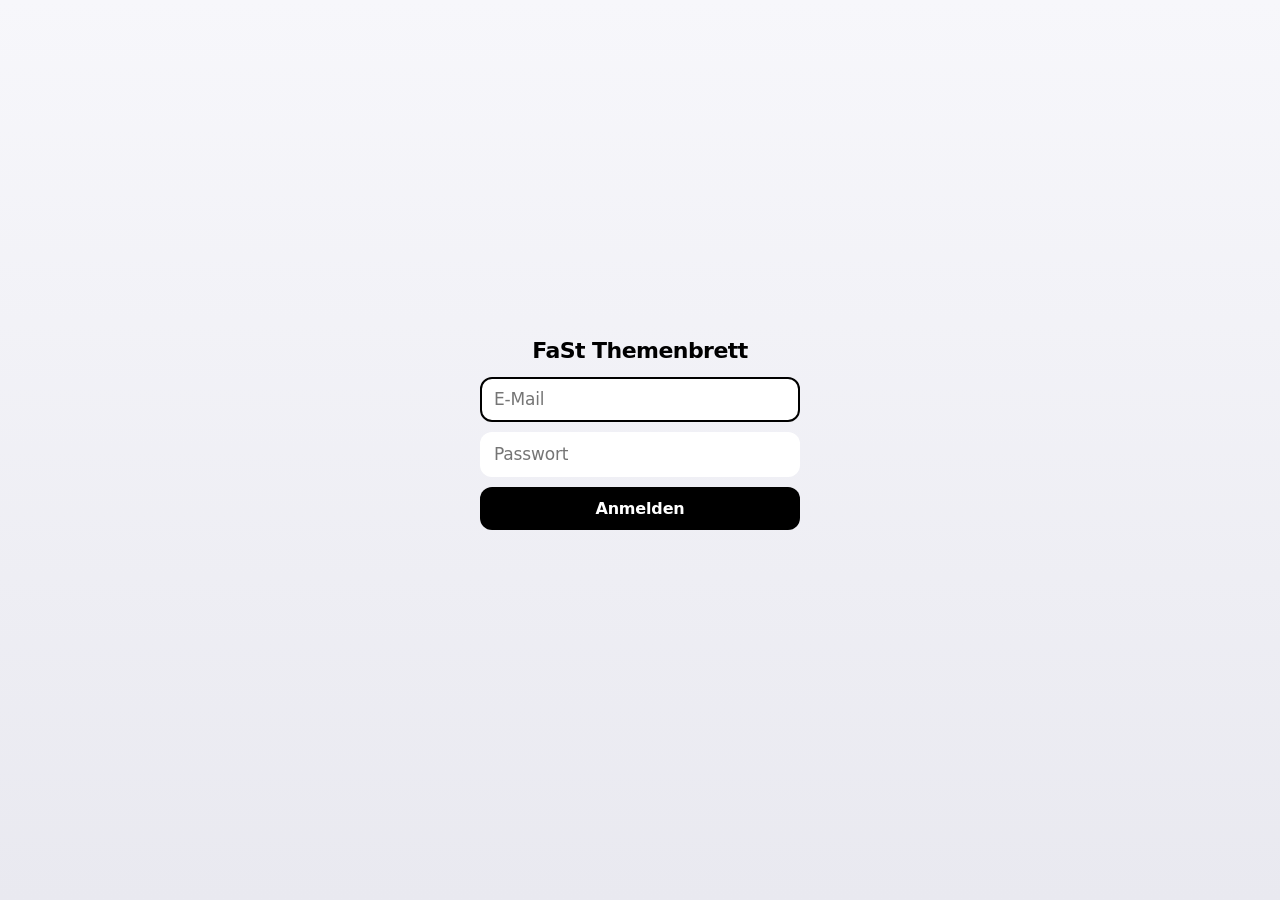
<file: index.html>
<!doctype html>
<html lang="de">
<head>
<meta charset="utf-8">
<meta name="viewport" content="width=device-width, initial-scale=1, viewport-fit=cover">
<meta name="theme-color" content="#f2f2f7">
<meta name="referrer" content="no-referrer">
<title>FaSt Themenbrett</title>
<link rel="manifest" href="manifest.json">
<link rel="icon" href="icons/icon-192.png" type="image/png">
<link rel="apple-touch-icon" href="icons/icon-192.png">
<link rel="stylesheet" href="style.css">
</head>
<body>
<div class="offline" id="offline" hidden>Keine Verbindung. Änderungen sind gerade nicht möglich.</div>
<header class="top">
  <div class="brand">Themenbrett</div>
  <button class="menubtn" id="menuBtn" type="button" aria-haspopup="dialog" hidden>Menü</button>
</header>
<div class="demo" id="demoNote" hidden>Demo-Modus: Die Daten bleiben nur in diesem Browser. Um die andere Seite zu sehen, im Menü abmelden und als die andere Person anmelden.</div>

<main id="main" hidden>
  <section class="col">
    <div class="tabs" id="tabs"></div>
    <input class="search" id="search" type="search" placeholder="Karten durchsuchen" aria-label="Karten durchsuchen" autocomplete="off">
    <div class="list" id="list"></div>
  </section>
  <section class="detail closed" id="detail"></section>
</main>

<button class="fab" id="fab" type="button" hidden>+ Neue Karte</button>
<div id="overlay"></div>
<div id="gate"></div>
<div class="toasts" id="toasts" aria-live="polite"></div>

<noscript>Bitte JavaScript aktivieren.</noscript>
<script type="module" src="app.js"></script>
</body>
</html>
</file>
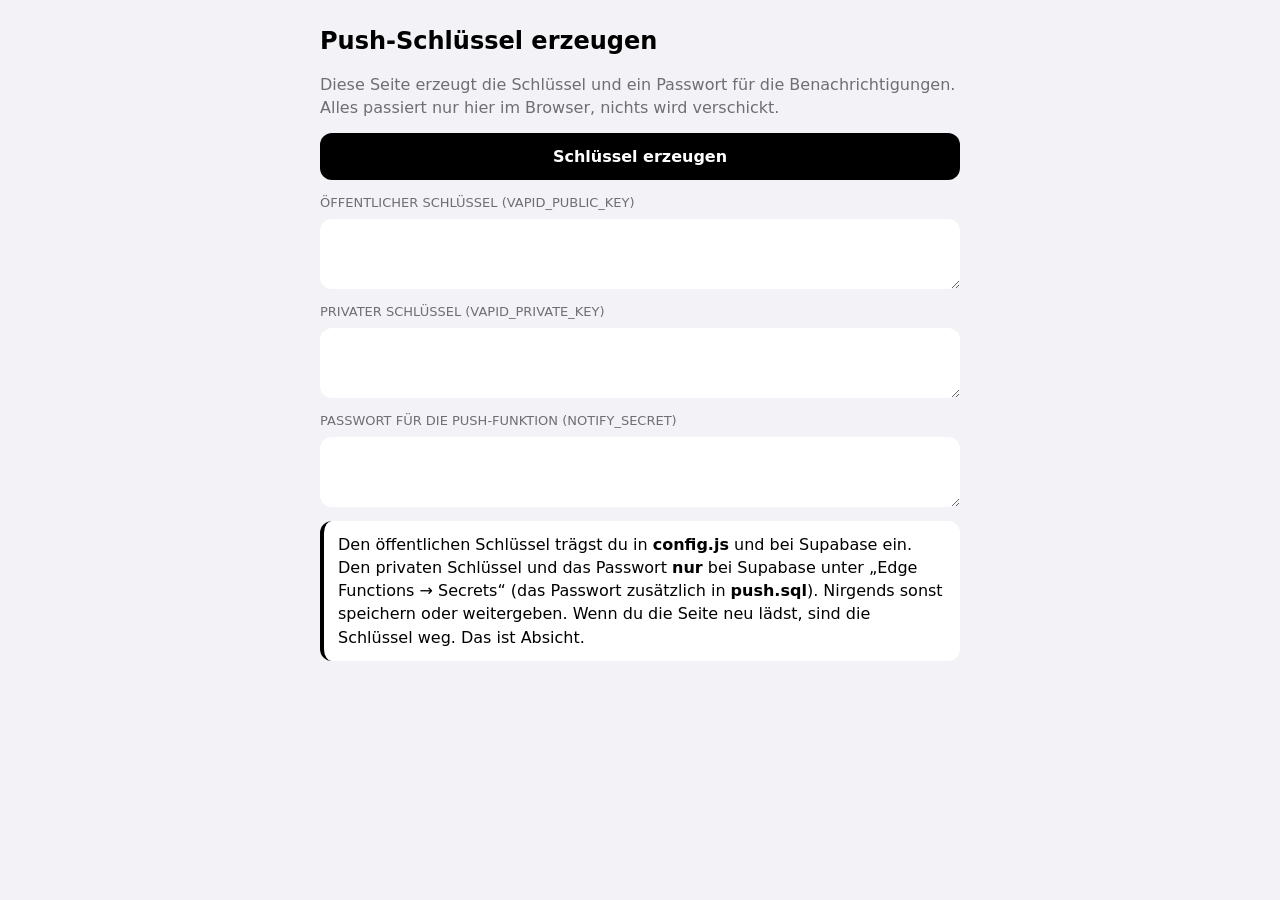
<file: schluessel.html>
<!doctype html>
<html lang="de">
<head>
<meta charset="utf-8">
<meta name="viewport" content="width=device-width, initial-scale=1">
<meta name="referrer" content="no-referrer">
<title>Push-Schlüssel erzeugen</title>
<style>
  :root{--bg:#f2f2f7;--fg:#000;--muted:#6e6e73;--surface:#fff}
  body{margin:0;background:var(--bg);color:var(--fg);font:16px/1.45 system-ui,-apple-system,"Segoe UI",Roboto,sans-serif;padding:24px 16px}
  main{max-width:640px;margin:0 auto;display:flex;flex-direction:column;gap:14px}
  h1{font-size:24px;margin:0}
  p{margin:0;color:var(--muted)}
  label{font-size:13px;text-transform:uppercase;color:var(--muted)}
  textarea{width:100%;box-sizing:border-box;border:0;border-radius:12px;padding:12px;font:14px ui-monospace,Menlo,monospace;min-height:70px;background:var(--surface);overflow-wrap:anywhere}
  button{border:0;border-radius:12px;padding:12px 18px;font:inherit;font-weight:600;background:#000;color:#fff;cursor:pointer}
  .row{display:flex;flex-direction:column;gap:6px}
  .warn{background:#fff;border-left:4px solid #000;border-radius:12px;padding:12px 14px;color:#000}
</style>
</head>
<body>
<main>
  <h1>Push-Schlüssel erzeugen</h1>
  <p>Diese Seite erzeugt die Schlüssel und ein Passwort für die Benachrichtigungen. Alles passiert nur hier im Browser, nichts wird verschickt.</p>
  <button type="button" id="go">Schlüssel erzeugen</button>
  <div class="row"><label for="pub">Öffentlicher Schlüssel (VAPID_PUBLIC_KEY)</label><textarea id="pub" readonly></textarea></div>
  <div class="row"><label for="priv">Privater Schlüssel (VAPID_PRIVATE_KEY)</label><textarea id="priv" readonly></textarea></div>
  <div class="row"><label for="sec">Passwort für die Push-Funktion (NOTIFY_SECRET)</label><textarea id="sec" readonly></textarea></div>
  <p class="warn">Den öffentlichen Schlüssel trägst du in <b>config.js</b> und bei Supabase ein. Den privaten Schlüssel und das Passwort <b>nur</b> bei Supabase unter „Edge Functions → Secrets“ (das Passwort zusätzlich in <b>push.sql</b>). Nirgends sonst speichern oder weitergeben. Wenn du die Seite neu lädst, sind die Schlüssel weg. Das ist Absicht.</p>
</main>
<script>
const b64u = (buf) => btoa(String.fromCharCode(...new Uint8Array(buf))).replace(/\+/g, '-').replace(/\//g, '_').replace(/=+$/, '');
document.getElementById('go').onclick = async () => {
  const kp = await crypto.subtle.generateKey({ name: 'ECDSA', namedCurve: 'P-256' }, true, ['sign', 'verify']);
  const pub = await crypto.subtle.exportKey('raw', kp.publicKey);
  const jwk = await crypto.subtle.exportKey('jwk', kp.privateKey);
  document.getElementById('pub').value = b64u(pub);
  document.getElementById('priv').value = jwk.d;
  document.getElementById('sec').value = b64u(crypto.getRandomValues(new Uint8Array(32)));
};
</script>
</body>
</html>
</file>
<file: style.css>
/* FaSt Themenbrett. Helles Design: große Titelzeile, Segment-Steuerung, weiße Zeilen auf hellgrauem Grund, Bottom-Sheets. Bewusst nur hell.
   Keine externen Schriften: es wird nur die Systemschrift des Geräts verwendet. */
:root{
  --bg:#f2f2f7; --surface:#ffffff; --surface-2:#f2f2f7; --fg:#000000; --muted:#6e6e73; --line:#e3e3e8; --sep:#bcbcc1;
  --tint:#000000; --tint-soft:#e8e8ec; --red:#d70015; --green:#1c1c1e; --green-text:#1c1c1e; --green-soft:#e8e8ec; --fill:#7676801f;
  --font:system-ui,-apple-system,BlinkMacSystemFont,"Segoe UI",Roboto,"Helvetica Neue",Arial,sans-serif;
  color-scheme:light;
}
html,body{height:100%;margin:0}
body{background:var(--bg);color:var(--fg);font-family:var(--font);font-size:17px;line-height:1.35;-webkit-font-smoothing:antialiased;letter-spacing:-.01em}
body::before{content:"";position:fixed;inset:0 0 auto;height:env(safe-area-inset-top,0px);z-index:30;background:rgba(242,242,247,.86)}
*{box-sizing:border-box}
[hidden]{display:none !important}
button,input,textarea,select{font:inherit;color:inherit;letter-spacing:inherit}
button{cursor:pointer;-webkit-tap-highlight-color:transparent}
button:disabled{opacity:.5;cursor:default}
:focus-visible{outline:2px solid var(--tint);outline-offset:2px}
/* Bei Eingabefeldern den Rahmen nach innen legen, damit er am Rand nicht abgeschnitten wird */
textarea:focus-visible,.inp:focus-visible,.search:focus-visible{outline-offset:-2px}
.mono{font-variant-numeric:tabular-nums}

header.top{position:sticky;top:env(safe-area-inset-top,0px);z-index:20;background:rgba(242,242,247,.86);-webkit-backdrop-filter:saturate(180%) blur(20px);backdrop-filter:saturate(180%) blur(20px);
  padding-block:14px 8px;padding-left:max(16px,env(safe-area-inset-left,0px));padding-right:max(16px,env(safe-area-inset-right,0px));
  display:flex;align-items:flex-end;gap:10px;flex-wrap:wrap}
.brand{margin-right:auto;font-weight:700;font-size:30px;letter-spacing:-.025em;line-height:1.1}
.menubtn{border:0;background:var(--fill);border-radius:999px;padding:6px 14px;font-size:14px;font-weight:600;display:flex;align-items:center;gap:6px}
.menubtn::after{content:"";width:6px;height:6px;border-right:2px solid currentColor;border-bottom:2px solid currentColor;transform:translateY(-2px) rotate(45deg)}
.demo{font-size:13px;color:var(--muted);padding-block:0 8px;padding-left:max(16px,env(safe-area-inset-left,0px));padding-right:max(16px,env(safe-area-inset-right,0px))}
.offline{background:#1c1c1e;color:#fff;font-size:13px;text-align:center;padding:6px 16px}

main{display:grid;grid-template-columns:minmax(0,1fr);max-width:1120px;margin:0 auto;gap:20px;
  padding-block:6px 110px;padding-left:max(16px,env(safe-area-inset-left,0px));padding-right:max(16px,env(safe-area-inset-right,0px))}
@media (min-width:900px){main{grid-template-columns:380px minmax(0,1fr);align-items:start}}
.col{display:flex;flex-direction:column;gap:12px;min-width:0}

/* Segment-Steuerung */
.tabs{display:flex;align-items:center;gap:0}
.tabs [data-tab]{flex:1;border:0;background:var(--fill);padding:7px 4px;font-size:13px;font-weight:500;position:relative}
.tabs [data-tab]:nth-child(1){border-radius:9px 0 0 9px;padding-left:6px}
.tabs [data-tab]:nth-child(3){border-radius:0 9px 9px 0;padding-right:6px}
.tabs [data-tab][aria-pressed="true"]{background:#fff;font-weight:600;box-shadow:inset 0 0 0 2px #e3e3e9,0 2px 6px rgba(0,0,0,.08)}
.tabs .n{color:var(--muted);font-size:12px;margin-left:4px;font-weight:500}
.tabs [data-tab]{white-space:nowrap}
.tabs .dot{display:inline-block;vertical-align:middle;margin-left:4px;width:7px;height:7px;transform:translateY(-1px)}
.tabs [data-proto]{border:0;background:none;color:var(--tint);font-size:15px;font-weight:500;padding:6px 0 6px 14px;flex:none;margin-left:auto}
.search{border:0;background:var(--fill);border-radius:10px;padding:8px 12px 8px 34px;font-size:17px;width:100%;
  background-image:url("data:image/svg+xml,%3Csvg xmlns='http://www.w3.org/2000/svg' width='16' height='16' viewBox='0 0 24 24' fill='none' stroke='%238a8a8e' stroke-width='2.4' stroke-linecap='round'%3E%3Ccircle cx='11' cy='11' r='7'/%3E%3Cpath d='M20 20l-3.5-3.5'/%3E%3C/svg%3E");background-repeat:no-repeat;background-position:11px 50%}
.search::placeholder{color:var(--muted)}

/* Liste als Gruppe */
.list{display:flex;flex-direction:column;background:var(--surface);border-radius:12px;overflow:hidden}
.card{display:flex;flex-direction:column;gap:2px;text-align:left;width:100%;background:var(--surface);border:0;padding:11px 16px 11px 30px;position:relative}
.card+.card::before{content:"";position:absolute;top:0;left:30px;right:0;height:.5px;background:var(--sep)}
.card:active{background:#e5e5ea}
.card[aria-current="true"]{background:var(--tint-soft)}
.card .name{font-weight:600;font-size:17px;display:flex;align-items:center;gap:8px;padding-right:22px}
.card .name span{flex:1;min-width:0;overflow:hidden;text-overflow:ellipsis;white-space:nowrap}
.card .name .dot{position:absolute;left:11px;top:18px}
.card .topic{font-size:15px;color:#2c2c2e;display:-webkit-box;-webkit-line-clamp:2;-webkit-box-orient:vertical;overflow:hidden}
.card .last{font-size:14px;color:var(--muted);display:flex;gap:8px}
.card .last span:first-child{flex:1;min-width:0;overflow:hidden;text-overflow:ellipsis;white-space:nowrap}
.card::after{content:"";position:absolute;right:14px;top:16px;width:7px;height:7px;border-right:2px solid #c4c4c7;border-top:2px solid #c4c4c7;transform:rotate(45deg)}
.dot{width:10px;height:10px;border-radius:50%;background:var(--tint);flex:none}
.done-mark{font-size:12px;font-weight:600;color:#000;background:#fff;border:1px solid #000;border-radius:6px;padding:1px 7px;letter-spacing:0;flex:none}
.empty{color:var(--muted);font-size:15px;padding:30px 18px;text-align:center;background:var(--surface)}

/* Sammlung */
.addidea{display:flex;gap:8px;padding:10px 12px;background:var(--surface);border-bottom:.5px solid var(--sep)}
.addidea .inp{flex:1;background:var(--fill);border:0;min-width:0}
.idea{display:flex;gap:10px;align-items:center;background:var(--surface);padding:11px 16px;position:relative}
.idea+.idea::before{content:"";position:absolute;top:0;left:16px;right:0;height:.5px;background:var(--sep)}
.idea .tx{flex:1;min-width:0}
.idea .tx div{white-space:pre-wrap;overflow-wrap:anywhere;font-size:17px;display:flex;gap:8px;align-items:center}
.idea .tx small{color:var(--muted);font-size:13px}
.idea .ia{display:flex;flex-direction:column;gap:4px;align-items:flex-end;flex:none}
.idea .btn{padding:5px 12px;font-size:14px;border-radius:999px;background:#000;color:#fff}

/* Aufgeschlagene Karte */
.detail{background:var(--bg);min-width:0}
.placeholder{padding:60px 24px;color:var(--muted);text-align:center;font-size:15px;background:var(--surface);border-radius:12px}
.dh{display:flex;align-items:flex-end;gap:10px;padding:12px 4px 8px}
.dh h2{margin:0;font-size:28px;font-weight:700;letter-spacing:-.022em;line-height:1.15;flex:1;min-width:0;text-wrap:balance;overflow-wrap:anywhere}
.dbody{display:flex;flex-direction:column;gap:20px;padding:0 0 24px}
.label{font-size:13px;text-transform:uppercase;color:var(--muted);font-weight:400;letter-spacing:0;padding-left:16px}
.field{display:flex;flex-direction:column;gap:6px}
.topicbox{white-space:pre-wrap;overflow-wrap:anywhere;font-size:17px;background:var(--surface);border-radius:12px;padding:12px 16px}
.linkbtn{border:0;background:none;padding:0 16px;color:var(--tint);font-size:15px;font-weight:600;text-decoration:underline;text-underline-offset:3px;text-decoration-thickness:1px}
.linkbtn.danger{color:var(--red)}
.thread{display:flex;flex-direction:column;gap:6px}
.msg{display:flex;flex-direction:column;align-items:flex-start;max-width:82%}
.msg.mine{align-self:flex-end;align-items:flex-end}
.msg.editing{max-width:100%;width:100%}
.msg .w{font-size:12px;color:var(--muted);display:flex;gap:6px;align-items:baseline;flex-wrap:wrap;padding:0 12px;order:2;margin-top:2px}
.msg .w b{font-weight:500;color:var(--muted)}
.msg .w .linkbtn{padding:0;font-size:12px}
.msg .b{white-space:pre-wrap;font-size:17px;overflow-wrap:anywhere;padding:8px 13px;border-radius:19px;background:#d5d5da;color:#000;order:1}
.msg.mine .b{background:var(--tint);color:#fff}
.msg textarea{width:100%}
.compose{display:flex;flex-direction:column;gap:6px}
textarea,.inp{border:0;background:var(--surface);border-radius:12px;padding:11px 14px;font-size:17px;width:100%;resize:vertical}
textarea{min-height:84px}
.acts{display:flex;gap:8px;flex-wrap:wrap;justify-content:flex-end}
.btn{border:0;background:var(--tint);color:#fff;border-radius:12px;padding:11px 18px;font-weight:600;font-size:16px}
.btn.ghost{background:var(--fill);color:var(--tint);font-weight:500}
.btn.ok{background:#000;color:#fff}
.btn.danger{background:var(--red);color:#fff}
.btn.wide{width:100%}
.result{background:var(--surface);border-radius:12px;padding:14px 16px;display:flex;flex-direction:column;gap:8px;border-left:4px solid var(--green)}
.result .label{color:var(--green-text);padding-left:0}
.result .txt{white-space:pre-wrap;overflow-wrap:anywhere;font-size:17px}
.result textarea{background:var(--surface-2)}
.back{display:none;border:0;background:none;color:var(--tint);font-size:17px;padding:4px 0}
.back::after{content:" Karten"}

@media (max-width:899px){
  .detail{position:fixed;inset:0;z-index:40;overflow-y:auto;
    padding-top:env(safe-area-inset-top,0px);padding-bottom:env(safe-area-inset-bottom,0px);
    padding-left:max(16px,env(safe-area-inset-left,0px));padding-right:max(16px,env(safe-area-inset-right,0px))}
  .detail.closed{display:none}
  .dh{flex-direction:column;align-items:flex-start;gap:6px}
  .back{display:inline-block}
}
@media (min-width:900px){.detail{position:sticky;top:calc(env(safe-area-inset-top,0px) + 70px);max-height:calc(100vh - 90px);overflow-y:auto;padding:0 6px}}

.fab{position:fixed;right:calc(18px + env(safe-area-inset-right,0px));bottom:calc(20px + env(safe-area-inset-bottom,0px));z-index:25;border:0;background:var(--tint);color:#fff;border-radius:999px;padding:14px 22px;font-weight:600;font-size:17px;box-shadow:0 8px 24px rgba(0,0,0,.28)}

.ov{position:fixed;inset:0;z-index:60;background:rgba(0,0,0,.3);display:flex;align-items:flex-end;justify-content:center;padding:env(safe-area-inset-top,0px) env(safe-area-inset-right,0px) 0 env(safe-area-inset-left,0px)}
@media (min-width:640px){.ov{align-items:center}}
.sheet{background:var(--bg);width:100%;max-width:560px;max-height:92vh;overflow-y:auto;border-radius:14px 14px 0 0;padding:8px 16px calc(18px + env(safe-area-inset-bottom,0px));display:flex;flex-direction:column;gap:14px}
.sheet::before{content:"";width:36px;height:5px;border-radius:3px;background:#c7c7cc;align-self:center;margin-bottom:4px}
@media (min-width:640px){.sheet{border-radius:14px}.sheet::before{display:none}}
.sheet h2{margin:6px 0 0;font-size:20px;font-weight:700;text-align:center;overflow-wrap:anywhere}
.sheet .card{border-radius:12px}
.sheet .list .card{border-radius:0}
.note{font-size:13px;color:var(--muted);margin:0;padding:0 4px}
.err-note{font-size:14px;color:var(--red);margin:0;padding:0 4px;min-height:1.2em;text-align:center}
.paper{background:#fff;color:#1a1a1a;border-radius:12px;padding:22px;font-size:13px;line-height:1.5;max-height:52vh;overflow:auto;box-shadow:0 1px 3px rgba(0,0,0,.08)}
.paper h1{font-size:17px;margin:0 0 2px;overflow-wrap:anywhere}
.paper .sub{color:#666;font-size:11.5px;margin-bottom:14px;padding-bottom:10px;border-bottom:.5px solid #c6c6c8}
.paper h2{font-size:15px;margin:16px 0 4px;text-align:left}
.paper .p{white-space:pre-wrap;overflow-wrap:anywhere;margin:0 0 6px}
.paper .res{border-left:3px solid var(--green);padding:4px 0 4px 10px;margin:6px 0 8px;white-space:pre-wrap;overflow-wrap:anywhere}
.paper .ln{color:#444;font-size:12px;margin:2px 0;white-space:pre-wrap;overflow-wrap:anywhere}

/* Menü */
.menu{display:flex;flex-direction:column;background:var(--surface);border-radius:12px;overflow:hidden}
.menu button{border:0;background:var(--surface);text-align:left;padding:14px 16px;font-size:17px;position:relative;display:flex;align-items:center;gap:10px}
.menu button+button::before{content:"";position:absolute;top:0;left:16px;right:0;height:.5px;background:var(--sep)}
.menu button:active{background:#e5e5ea}
.menu button span{flex:1}
.menu button small{color:var(--muted);font-size:15px}
.menu button.danger{color:var(--red)}

/* PIN-Sperre und Anmeldung */
.lock{position:fixed;inset:0;z-index:90;background:linear-gradient(180deg,#f7f7fb,#e9e9f0);display:grid;place-items:center;overflow-y:auto;padding:env(safe-area-inset-top,0px) env(safe-area-inset-right,0px) env(safe-area-inset-bottom,0px) env(safe-area-inset-left,0px)}
.lockbox{display:flex;flex-direction:column;align-items:center;gap:14px;width:min(320px,calc(100% - 32px));padding:24px 0}
.lockbox .brand{margin:0;font-size:22px}
.lockbox form{display:flex;flex-direction:column;gap:10px;width:100%}
.lockbox .inp{background:#fff}
.lockbox .note{text-align:center}
.pins{display:flex;gap:18px;margin:8px 0 14px}
.pins i{width:13px;height:13px;border-radius:50%;border:1.5px solid #000}
.pins i.on{background:#000}
.pins.err i{border-color:var(--red)}
@media (prefers-reduced-motion:no-preference){.pins.err{animation:shake .3s}@keyframes shake{25%{transform:translateX(-8px)}75%{transform:translateX(8px)}}}
.pad{display:grid;grid-template-columns:repeat(3,78px);gap:16px 22px}
.pad button{height:78px;border-radius:50%;border:0;background:rgba(118,118,128,.14);font-size:32px;font-weight:300}
.pad button:active{background:rgba(118,118,128,.3)}
.who-pick{display:flex;gap:10px;width:100%}
.who-pick .btn{flex:1}

.toasts{position:fixed;left:50%;transform:translateX(-50%);top:calc(env(safe-area-inset-top,0px) + 10px);z-index:95;display:flex;flex-direction:column;gap:8px;width:min(400px,calc(100% - 24px))}
.toast{background:rgba(250,250,252,.92);-webkit-backdrop-filter:blur(20px);backdrop-filter:blur(20px);color:#000;border-radius:20px;padding:12px 16px;font-size:15px;box-shadow:0 10px 30px rgba(0,0,0,.18)}
.toast b{display:block;font-size:12px;color:var(--muted);font-weight:600;text-transform:uppercase;letter-spacing:.02em;margin-bottom:2px}
@media (prefers-reduced-motion:no-preference){.toast{animation:tin .35s cubic-bezier(.2,.9,.3,1.2)}@keyframes tin{from{transform:translateY(-20px);opacity:0}to{transform:none;opacity:1}}}
</file>
